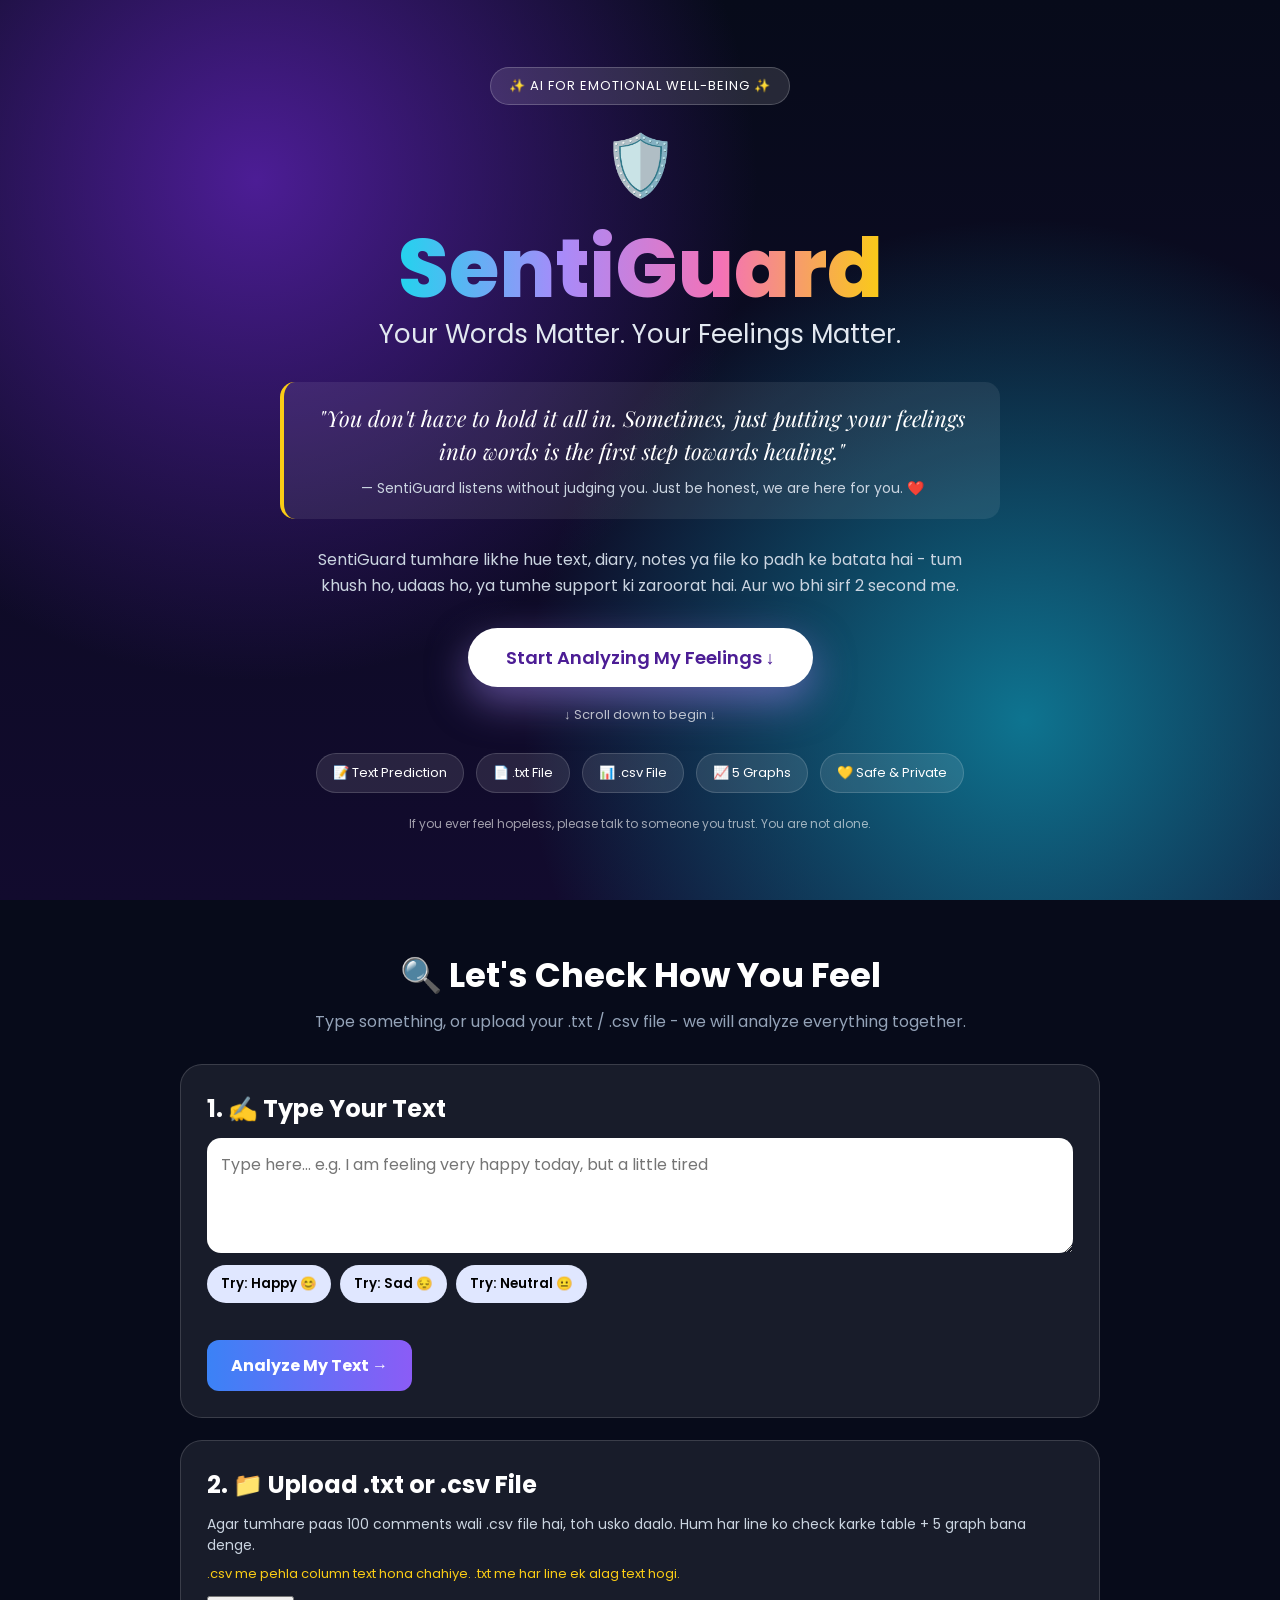
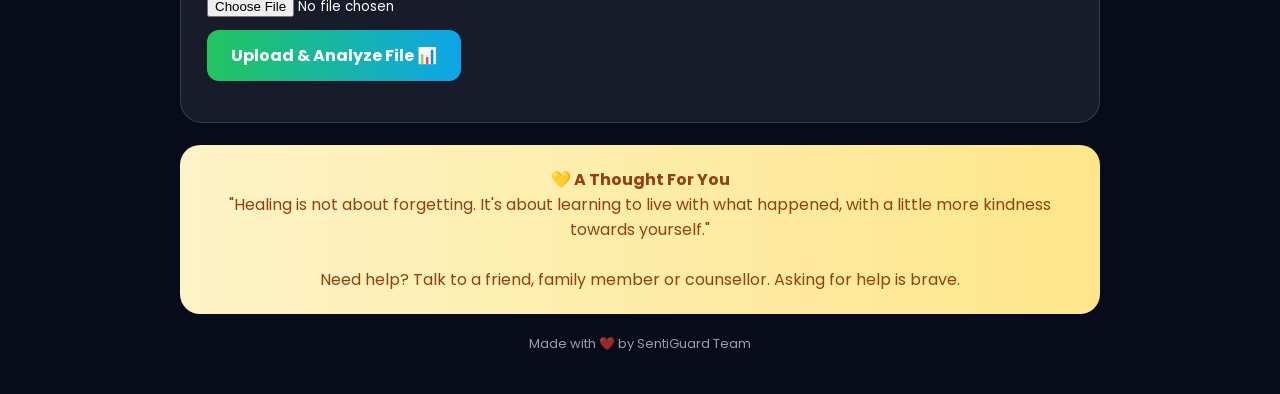
<file: index.html>
<!DOCTYPE html>
<html lang="en">
<head>
<meta charset="UTF-8">
<meta name="viewport" content="width=device-width, initial-scale=1.0">
<title>SentiGuard - Your Words Matter</title>
<link href="https://fonts.googleapis.com/css2?family=Poppins:wght@400;600;800&family=Playfair+Display:ital@1&display=swap" rel="stylesheet">
<style>
*{margin:0;padding:0;box-sizing:border-box;font-family:'Poppins',sans-serif}
html{scroll-behavior:smooth}
body{background:#070b1a;color:white;overflow-x:hidden}
#welcome{min-height:100vh;display:flex;flex-direction:column;align-items:center;justify-content:center;text-align:center;padding:30px 20px;background:radial-gradient(circle at 20% 20%, #4c1d95 0%, transparent 40%),radial-gradient(circle at 80% 80%, #0e7490 0%, transparent 40%),linear-gradient(180deg,#070b1a,#120b2e)}
.badge-top{background:rgba(255,255,255,0.12);border:1px solid rgba(255,255,255,0.2);padding:8px 18px;border-radius:30px;font-size:13px;letter-spacing:1px}
#welcome h1{font-size:82px;font-weight:800;line-height:1;margin:18px 0 5px;background:linear-gradient(90deg,#22d3ee,#a78bfa,#f472b6,#facc15);-webkit-background-clip:text;-webkit-text-fill-color:transparent}
#welcome h2{font-size:26px;font-weight:400;color:#e2e8f0}
.thought-box{margin:28px 0;max-width:720px;background:rgba(255,255,255,0.08);border-left:4px solid #facc15;border-radius:15px;padding:20px}
.thought-box .quote{font-family:'Playfair Display',serif;font-style:italic;font-size:22px;line-height:1.5;color:#fff}
.thought-box .sub{font-size:14px;color:#cbd5e1;margin-top:10px}
#welcome p.desc{max-width:650px;color:#cbd5e1;font-size:16px;line-height:1.6}
.scroll-btn{margin-top:30px;padding:16px 38px;font-size:18px;font-weight:600;border:none;border-radius:50px;background:white;color:#4c1d95;cursor:pointer;box-shadow:0 15px 40px rgba(167,139,250,0.5)}
.scroll-btn:hover{transform:scale(1.05)}
.scroll-hint{margin-top:18px;font-size:13px;opacity:0.7;animation:bounce 1.5s infinite}
@keyframes bounce{0%,100%{transform:translateY(0)}50%{transform:translateY(8px)}}
.features{display:flex;gap:12px;flex-wrap:wrap;justify-content:center;margin-top:28px}
.features span{background:rgba(255,255,255,0.1);padding:9px 16px;border-radius:25px;font-size:13px;border:1px solid rgba(255,255,255,0.15)}
#analyzer{padding:50px 15px 40px;max-width:950px;margin:auto}
.section-title{text-align:center;margin-bottom:8px;font-size:34px}
.section-sub{text-align:center;color:#94a3b8;margin-bottom:30px}
.card{background:rgba(255,255,255,0.07);border:1px solid rgba(255,255,255,0.15);border-radius:22px;padding:26px;margin-bottom:22px}
.card h2{margin-bottom:12px}
textarea{width:100%;height:115px;border-radius:14px;padding:14px;font-size:16px;border:none;outline:none;color:#0f172a}
.example-btns button{margin:5px 5px 0 0;padding:9px 14px;border-radius:20px;border:none;cursor:pointer;background:#e0e7ff;font-weight:600}
.btn{padding:13px 24px;border:none;border-radius:12px;font-weight:700;cursor:pointer;margin-top:12px;font-size:16px}
.btn-blue{background:linear-gradient(90deg,#3b82f6,#8b5cf6);color:white}
.btn-green{background:linear-gradient(90deg,#22c55e,#0ea5e9);color:white}
input[type=file]{margin-top:12px}
#result{margin-top:16px;padding:16px;border-radius:14px;display:none;font-size:18px;font-weight:700;text-align:center}
table{width:100%;border-collapse:collapse;margin-top:16px;background:white;color:black;border-radius:12px;overflow:hidden}
th,td{padding:11px;text-align:left;border-bottom:1px solid #eee;font-size:14px}
.help-box{text-align:center;background:linear-gradient(90deg,#fef3c7,#fde68a);color:#92400e;padding:22px;border-radius:20px}
@media(max-width:600px){#welcome h1{font-size:52px}#welcome h2{font-size:20px}.thought-box .quote{font-size:18px}}
</style>
</head>
<body>
<div id="welcome">
  <div class="badge-top">✨ AI FOR EMOTIONAL WELL-BEING ✨</div>
  <div style="font-size:60px;margin-top:15px">🛡️</div>
  <h1>SentiGuard</h1>
  <h2>Your Words Matter. Your Feelings Matter.</h2>
  <div class="thought-box">
    <div class="quote">"You don't have to hold it all in. Sometimes, just putting your feelings into words is the first step towards healing."</div>
    <div class="sub">— SentiGuard listens without judging you. Just be honest, we are here for you. ❤️</div>
  </div>
  <p class="desc">SentiGuard tumhare likhe hue text, diary, notes ya file ko padh ke batata hai - tum khush ho, udaas ho, ya tumhe support ki zaroorat hai. Aur wo bhi sirf 2 second me.</p>
  <a href="#analyzer"><button class="scroll-btn">Start Analyzing My Feelings ↓</button></a>
  <div class="scroll-hint">↓ Scroll down to begin ↓</div>
  <div class="features">
    <span>📝 Text Prediction</span>
    <span>📄 .txt File</span>
    <span>📊 .csv File</span>
    <span>📈 5 Graphs</span>
    <span>💛 Safe & Private</span>
  </div>
  <p style="font-size:12px;margin-top:22px;opacity:0.6">If you ever feel hopeless, please talk to someone you trust. You are not alone.</p>
</div>

<div id="analyzer">
  <h1 class="section-title">🔍 Let's Check How You Feel</h1>
  <p class="section-sub">Type something, or upload your .txt / .csv file - we will analyze everything together.</p>
  <div class="card">
    <h2>1. ✍️ Type Your Text</h2>
    <textarea id="textInput" placeholder="Type here... e.g. I am feeling very happy today, but a little tired"></textarea>
    <div class="example-btns">
      <button onclick="setText('I love this product, it is amazing!')">Try: Happy 😊</button>
      <button onclick="setText('I feel sad and alone today, nobody understands me')">Try: Sad 😔</button>
      <button onclick="setText('Today is a normal day, nothing special')">Try: Neutral 😐</button>
    </div>
    <br><button class="btn btn-blue" onclick="predictText()">Analyze My Text →</button>
    <div id="result"></div>
  </div>
  <div class="card">
    <h2>2. 📁 Upload .txt or .csv File</h2>
    <p style="font-size:14px;color:#cbd5e1">Agar tumhare paas 100 comments wali .csv file hai, toh usko daalo. Hum har line ko check karke table + 5 graph bana denge.</p>
    <p style="font-size:13px;color:#facc15;margin-top:8px">.csv me pehla column text hona chahiye. .txt me har line ek alag text hogi.</p>
    <input type="file" id="fileInput" accept=".txt,.csv">
    <br><button class="btn btn-green" onclick="uploadFile()">Upload & Analyze File 📊</button>
    <div id="fileResult"></div>
    <div id="graphArea" style="text-align:center;margin-top:15px"></div>
  </div>
  <div class="help-box">
    <b>💛 A Thought For You</b><br>
    "Healing is not about forgetting. It's about learning to live with what happened, with a little more kindness towards yourself."
    <br><br>Need help? Talk to a friend, family member or counsellor. Asking for help is brave.
  </div>
  <p style="text-align:center;margin-top:20px;opacity:0.6;font-size:13px">Made with ❤️ by SentiGuard Team</p>
</div>

<script>
function setText(t){ document.getElementById('textInput').value=t; }
async function predictText(){
  let text = document.getElementById('textInput').value;
  let form = new FormData(); form.append('text', text);
  let res = await fetch('/predict',{method:'POST',body:form});
  let data = await res.json();
  let div = document.getElementById('result');
  div.style.display='block';
  if(data.error){ div.innerHTML=data.error; return; }
  let color = data.prediction=='Positive' ? '#22c55e' : data.prediction=='Negative' ? '#ef4444' : '#f59e0b';
  div.style.background=color;
  div.innerHTML = `Result: ${data.prediction} | Confidence: ${data.confidence}%` + (data.risk ? `<br>⚠️ High Risk Detected - Please talk to someone immediately, you are not alone.` : '');
}
async function uploadFile(){
  let file = document.getElementById('fileInput').files[0];
  if(!file){ alert('Pehle file select karo'); return; }
  let form = new FormData(); form.append('file', file);
  let res = await fetch('/upload',{method:'POST',body:form});
  let data = await res.json();
  let div = document.getElementById('fileResult');
  if(data.error){ div.innerHTML=data.error; return; }
  let html = `<p style="margin-top:10px"><b>Total:</b> ${data.total} | Positive: ${data.positive} | Negative: ${data.negative} | Neutral: ${data.neutral}</p><table><tr><th>Text</th><th>Prediction</th><th>Confidence</th></tr>`;
  data.results.forEach(r=>{ html+=`<tr><td>${r.text}</td><td>${r.prediction}</td><td>${r.confidence}%</td></tr>`; });
  html+='</table>';
  div.innerHTML=html;
  let g = data.graphs;
  document.getElementById('graphArea').innerHTML = `
    <h3 style="margin:20px 0">📊 5 Different Graphs</h3>
    <div style="display:grid;grid-template-columns:1fr 1fr;gap:15px">
      <div style="background:white;padding:10px;border-radius:12px"><img src="data:image/png;base64,${g.bar}" style="width:100%"></div>
      <div style="background:white;padding:10px;border-radius:12px"><img src="data:image/png;base64,${g.pie}" style="width:100%"></div>
      <div style="background:white;padding:10px;border-radius:12px"><img src="data:image/png;base64,${g.donut}" style="width:100%"></div>
      <div style="background:white;padding:10px;border-radius:12px"><img src="data:image/png;base64,${g.hbar}" style="width:100%"></div>
    </div>
    <div style="background:white;padding:10px;border-radius:12px;margin-top:15px"><img src="data:image/png;base64,${g.line}" style="width:100%"></div>
  `;
}
</script>
</body>
</html>
</file>
